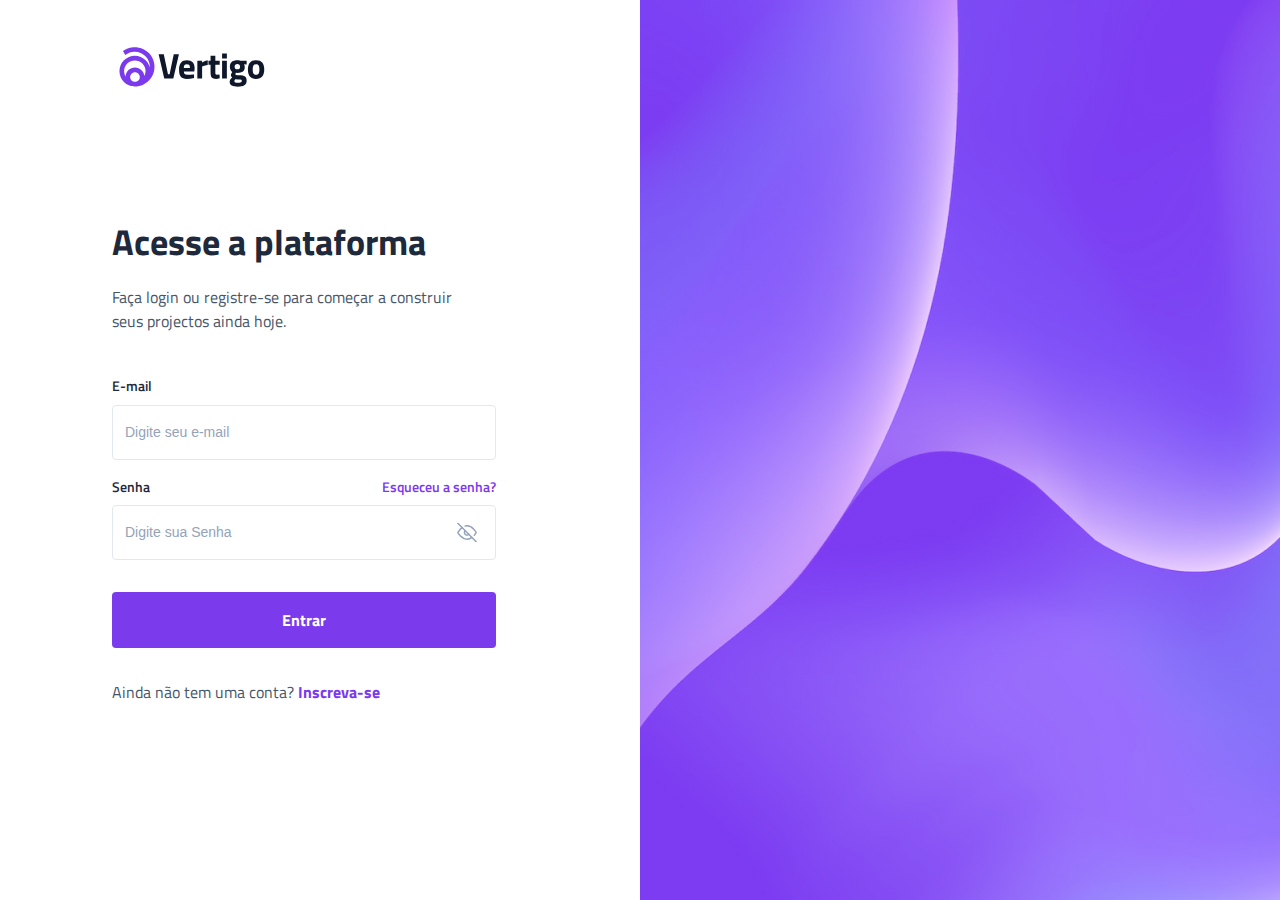
<file: index.html>
<!DOCTYPE html>
<html lang="en">
<head>
  <link rel="preconnect" href="https://fonts.googleapis.com" />
  <link rel="preconnect" href="https://fonts.gstatic.com" crossorigin />
  <link
    href="https://fonts.googleapis.com/css2?family=Titillium+Web:wght@400;600;700&display=swap"
    rel="stylesheet"
  />
  <meta charset="UTF-8">
  <meta http-equiv="X-UA-Compatible" content="IE=edge">
  <meta name="viewport" content="width=device-width, initial-scale=1.0">
  <title>Login</title>
  <link rel="stylesheet" href="assets/css/style.css" />
</head>
<body>
  <div id="page" class="flex">
    <div>
      <header>
      <img src="assets/image/logo.svg" alt="">
    </header>
    <main>
      <div class="headline">
        <h1>Acesse a plataforma</h1>
        <p>
          Faça login ou registre-se para começar a construir seus projectos ainda hoje.
        </p>
      </div>
      <form action="">
        <div class="input-wrapper">
          <label for="email">E-mail</label>
          <input type="email" name="email" id="email" placeholder="Digite seu e-mail" required>
        </div>
        <div class="input-wrapper">
          <div class="label-wrapper flex">
            <label for="email">Senha</label>
            <a href="forget-password.html">Esqueceu a senha?</a>
          </div>          
          <input type="password" id="senha" placeholder="Digite sua Senha" required>

          <img onclick="togglePassword()" class="eye " src="assets/image/eye-off.svg" alt="">
          <img onclick="togglePassword()" class="eye hide" src="assets/image/eye.svg" alt="">
        </div>

        <button type="submit">Entrar</button>

        <div class="create-account">
          Ainda não tem uma conta? 
          <a href="register.html">Inscreva-se</a>
        </div>
      </form>
    </main>
    </div>
    <img src="assets/image/bg.jpg" alt="">
    
  </div>
  <script src="/assets/js/login.js"></script>
</body>
</html>
</file>
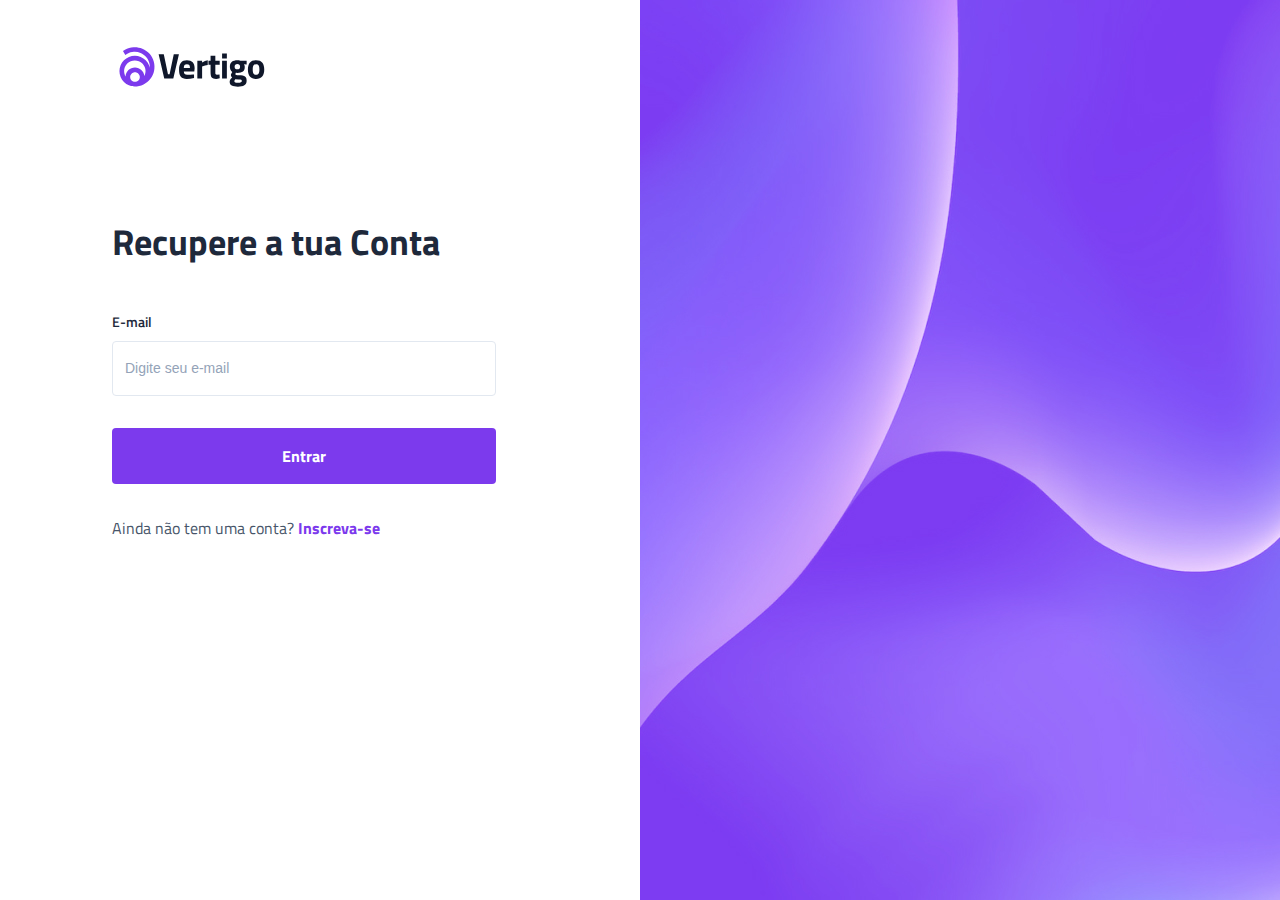
<file: forget-password.html>
<!DOCTYPE html>
<html lang="en">
<head>
  <link rel="preconnect" href="https://fonts.googleapis.com" />
  <link rel="preconnect" href="https://fonts.gstatic.com" crossorigin />
  <link
    href="https://fonts.googleapis.com/css2?family=Titillium+Web:wght@400;600;700&display=swap"
    rel="stylesheet"
  />
  <meta charset="UTF-8">
  <meta http-equiv="X-UA-Compatible" content="IE=edge">
  <meta name="viewport" content="width=device-width, initial-scale=1.0">
  <title>Login</title>
  <link rel="stylesheet" href="assets/css/style.css" />
</head>
<body>
  <div id="page" class="flex">
    <div>
      <header>
      <img src="assets/image/logo.svg" alt="">
    </header>
    <main>
      <div class="headline">
        <h1>Recupere a tua Conta</h1>        
      </div>
      <form action="">
        <div class="input-wrapper">
          <label for="email">E-mail</label>
          <input type="email" name="email" id="email" placeholder="Digite seu e-mail" required>
        </div>
        
        <button type="submit">Entrar</button>

        <div class="create-account">
          Ainda não tem uma conta? 
          <a href="register.html">Inscreva-se</a>
        </div>
      </form>
    </main>
    </div>
    <img src="assets/image/bg.jpg" alt="">
    
  </div>
  <script src="/assets/js/login.js"></script>
</body>
</html>
</file>
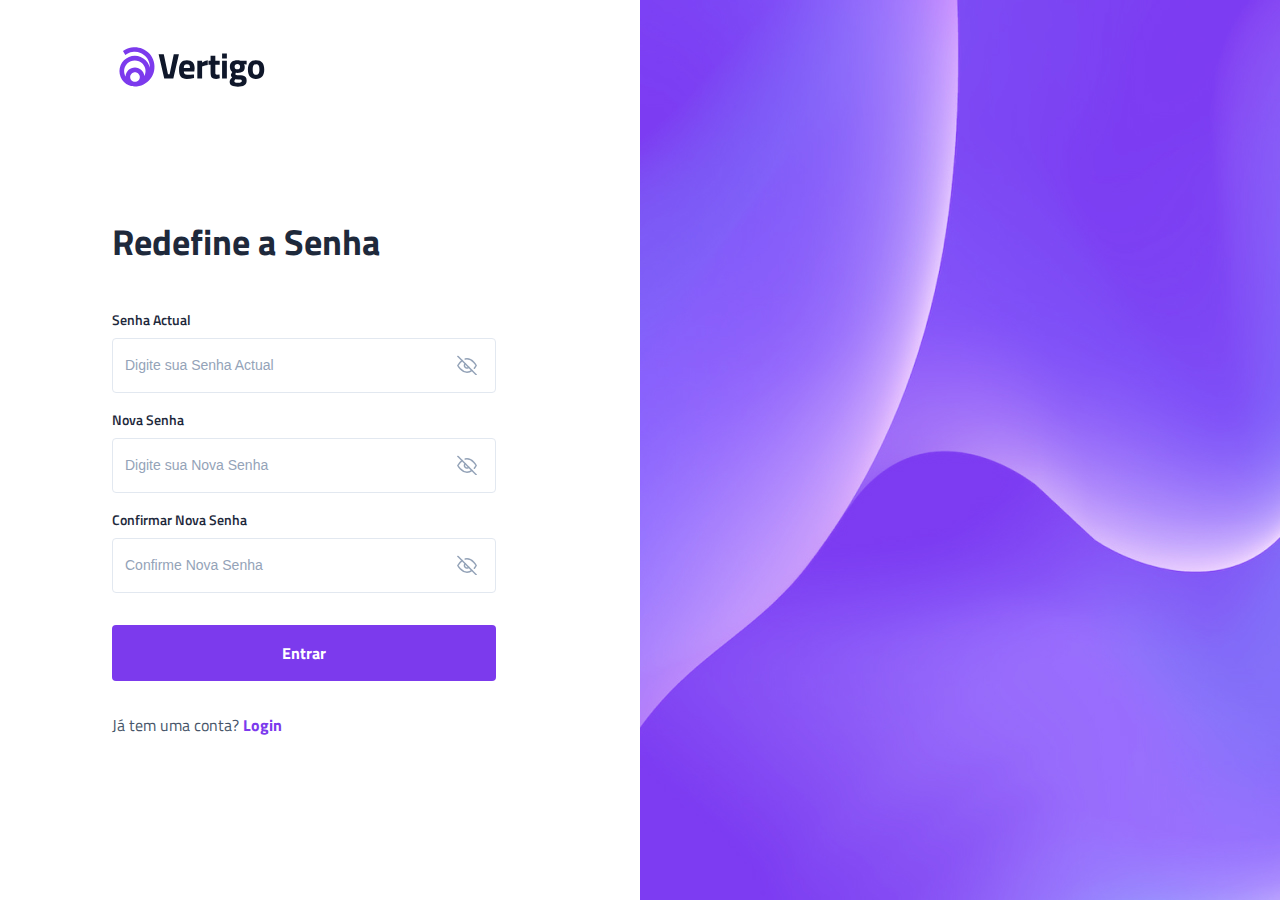
<file: new-pass.html>
<!DOCTYPE html>
<html lang="en">
<head>
  <link rel="preconnect" href="https://fonts.googleapis.com" />
  <link rel="preconnect" href="https://fonts.gstatic.com" crossorigin />
  <link
    href="https://fonts.googleapis.com/css2?family=Titillium+Web:wght@400;600;700&display=swap"
    rel="stylesheet"
  />
  <meta charset="UTF-8">
  <meta http-equiv="X-UA-Compatible" content="IE=edge">
  <meta name="viewport" content="width=device-width, initial-scale=1.0">
  <title>Document</title>
  <link rel="stylesheet" href="assets/css/style.css" />
</head>
<body>
  <div id="page" class="flex">
    <div>
      <header>
      <img src="assets/image/logo.svg" alt="">
    </header>
    <main>
      <div class="headline">
        <h1>Redefine a Senha</h1>       
      </div>
      <form action="">
       <div class="input-wrapper">
          <div class="label-wrapper flex">
            <label for="email">Senha Actual</label>
          </div>          
          <input type="password" id="senha" placeholder="Digite sua Senha Actual" required>

          <img onclick="togglePassword()" class="eye " src="assets/image/eye-off.svg" alt="">
          <img onclick="togglePassword()" class="eye hide" src="assets/image/eye.svg" alt="">
        </div>
        <div class="input-wrapper">
          <div class="label-wrapper flex">
            <label for="email">Nova Senha</label>
          </div>          
          <input type="password" id="senha" placeholder="Digite sua Nova Senha" required>

          <img onclick="togglePassword()" class="eye " src="assets/image/eye-off.svg" alt="">
          <img onclick="togglePassword()" class="eye hide" src="assets/image/eye.svg" alt="">
        </div>
        <div class="input-wrapper">
          <div class="label-wrapper flex">
            <label for="email">Confirmar Nova Senha</label>
          </div>          
          <input type="password" id="senha_confirmed" placeholder="Confirme Nova Senha" required>

          <img onclick="togglePasswordConfirmed()" class="eye " src="assets/image/eye-off.svg" alt="">
          <img onclick="togglePasswordConfirmed()" class="eye hide" src="assets/image/eye.svg" alt="">
        </div>

        <button type="submit">Entrar</button>

        <div class="create-account">
          Já tem uma conta? 
          <a href="index.html">Login</a>
        </div>
      </form>
    </main>
    </div>
    <img src="assets/image/bg.jpg" alt="">
    
  </div>
  <script src="assets/js/register.js"></script>
</body>
</html>
</file>
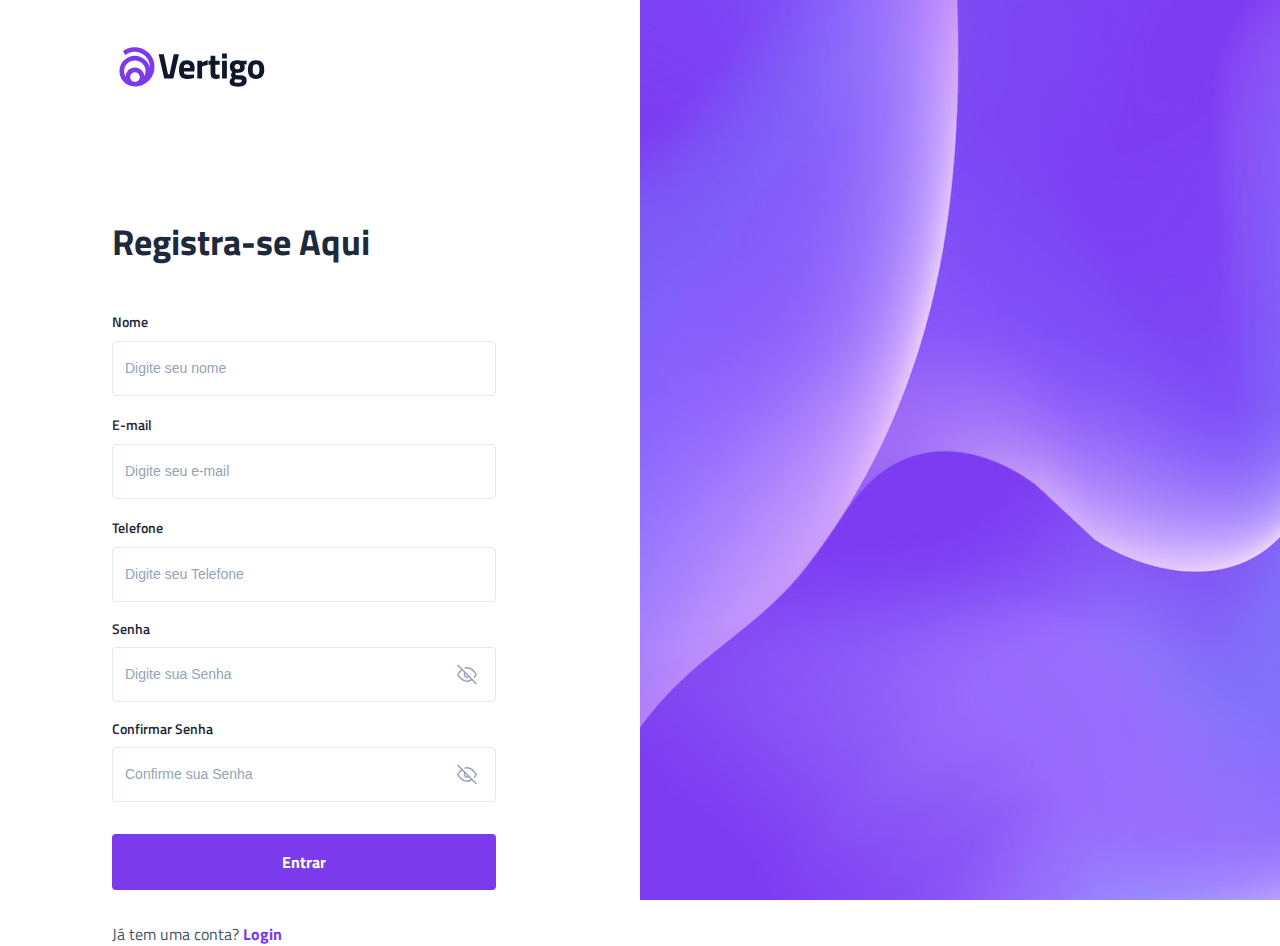
<file: register.html>
<!DOCTYPE html>
<html lang="en">
<head>
  <link rel="preconnect" href="https://fonts.googleapis.com" />
  <link rel="preconnect" href="https://fonts.gstatic.com" crossorigin />
  <link
    href="https://fonts.googleapis.com/css2?family=Titillium+Web:wght@400;600;700&display=swap"
    rel="stylesheet"
  />
  <meta charset="UTF-8">
  <meta http-equiv="X-UA-Compatible" content="IE=edge">
  <meta name="viewport" content="width=device-width, initial-scale=1.0">
  <title>Document</title>
  <link rel="stylesheet" href="assets/css/style.css" />
</head>
<body>
  <div id="page" class="flex">
    <div>
      <header>
      <img src="assets/image/logo.svg" alt="">
    </header>
    <main>
      <div class="headline">
        <h1>Registra-se Aqui</h1>       
      </div>
      <form action="">
        <div class="input-wrapper">
          <label for="nome">Nome</label>
          <input type="text" name="nome" id="nome" placeholder="Digite seu nome" required>
        </div>
        <div class="input-wrapper">
          <label for="email">E-mail</label>
          <input type="email" name="email" id="email" placeholder="Digite seu e-mail" required>
        </div>
        <div class="input-wrapper">
          <label for="telefone">Telefone</label>
          <input type="text" name="telefone" id="telefone" placeholder="Digite seu Telefone" required>
        </div>
        <div class="input-wrapper">
          <div class="label-wrapper flex">
            <label for="email">Senha</label>
          </div>          
          <input type="password" id="senha" placeholder="Digite sua Senha" required>

          <img onclick="togglePassword()" class="eye " src="assets/image/eye-off.svg" alt="">
          <img onclick="togglePassword()" class="eye hide" src="assets/image/eye.svg" alt="">
        </div>
        <div class="input-wrapper">
          <div class="label-wrapper flex">
            <label for="email">Confirmar Senha</label>
          </div>          
          <input type="password" id="senha_confirmed" placeholder="Confirme sua Senha" required>

          <img onclick="togglePasswordConfirmed()" class="eye " src="assets/image/eye-off.svg" alt="">
          <img onclick="togglePasswordConfirmed()" class="eye hide" src="assets/image/eye.svg" alt="">
        </div>

        <button type="submit">Entrar</button>

        <div class="create-account">
          Já tem uma conta? 
          <a href="index.html">Login</a>
        </div>
      </form>
    </main>
    </div>
    <img src="assets/image/bg.jpg" alt="">
    
  </div>
  <script src="assets/js/register.js"></script>
</body>
</html>
</file>
<file: assets/css/style.css>
* {
  margin: 0;
  padding: 0;
  box-sizing: border-box;
  -webkit-font-smoothing: antialiased;
  -moz-osx-font-smoothing: grayscale;
}

:root {
  font-size: 62.5%;
  font-family: "Titillium web", sans-serif;
}

body {
  font-size: 1.6rem;
}

button {
   all: unset;
   box-sizing: border-box;
}

a {
  text-decoration: none;
  color: #7c3aed;
  font-weight: 700;
}
a:hover {
  text-decoration: underline;
}

#page {
  height: 100vh;
}

.flex {
  display: flex;
}

#page > * {
  width: 50%;
}

img {
  width: 100%;
  object-fit: cover;
}

header img {
  height: 5.4rem;
  width: 16rem;
}

#page > div {
  padding: 4rem 11.2rem;
}

main {
  margin-top: 11.4rem;
  max-width: 38.4rem;
}

.headline {
  max-width: 35rem;
}

h1 {
  font-size: 3.6rem;
  line-height: 5.5rem;
  color: #1E293B;
}

h1 + p {
  color: #475569;
  margin-top: 1.6rem;
}

form {
  margin-top: 4rem;
}

.input-wrapper {
  position: relative;
}

label {
  font-weight: 600;
  font-size: 1.4rem;
  line-height: 2.1rem;
  color: #1E293B;
}

input::placeholder {
  color: #94a3b8;
}

label + a {
  font-weight: 600;
  font-size: 1.4rem;
  line-height: 2.1rem;
  color: #7c3aed;
}

input {
  width: 100%;

  background: #ffffff;
  border: 0.1rem solid #e2e8f0;
  border-radius: 0.4rem;

  padding: 1.6rem 1.2rem;

  margin-top: 0.8rem;

  font-size: 1.4rem;
  line-height: 2.1rem;

  color: #1E293B;
}

input:focus,
input:hover {
  border: 0.1rem solid #7c3aed;
  outline: 0;
}

input:disabled {
  opacity: 0.35;
}

.label-wrapper {
  justify-content: space-between;
}

::-ms-reveal{
  display: none;
}
.eye {
  width: 2rem;
  height: 2rem;
  position: absolute;
  top: 55%;
  right: 5%;
}

.hide {
  display: none;
}

form .input-wrapper + .input-wrapper {
  margin-top: 1.6rem;
}

form button { 
  display: flex;
  justify-content: center;
  align-items: center;
  padding: 1.6rem 2.4rem;

  background: #7c3aed;
  border-radius: 4px;

  width: 100%;

  font-weight: bold;
  color: #ffffff;

  margin-block: 3.2rem;
}

form button:focus {
  outline: 2px solid black;
  border-radius: 0.2rem;  
}

form button:hover {
  background: #9f67ff;
}

.create-account {
  color: #475569;
}

@media (max-width: 900px) {
  #page > * {
    width: 100%;
  }
  #page > img {
    display: none;
  }

  #page > div {
    padding: 11rem;
  }

  main {
    max-width: 100%;
  }
}

@media (max-width: 600px) {
  #page > div {
    padding: 4rem;
  }
}
</file>
